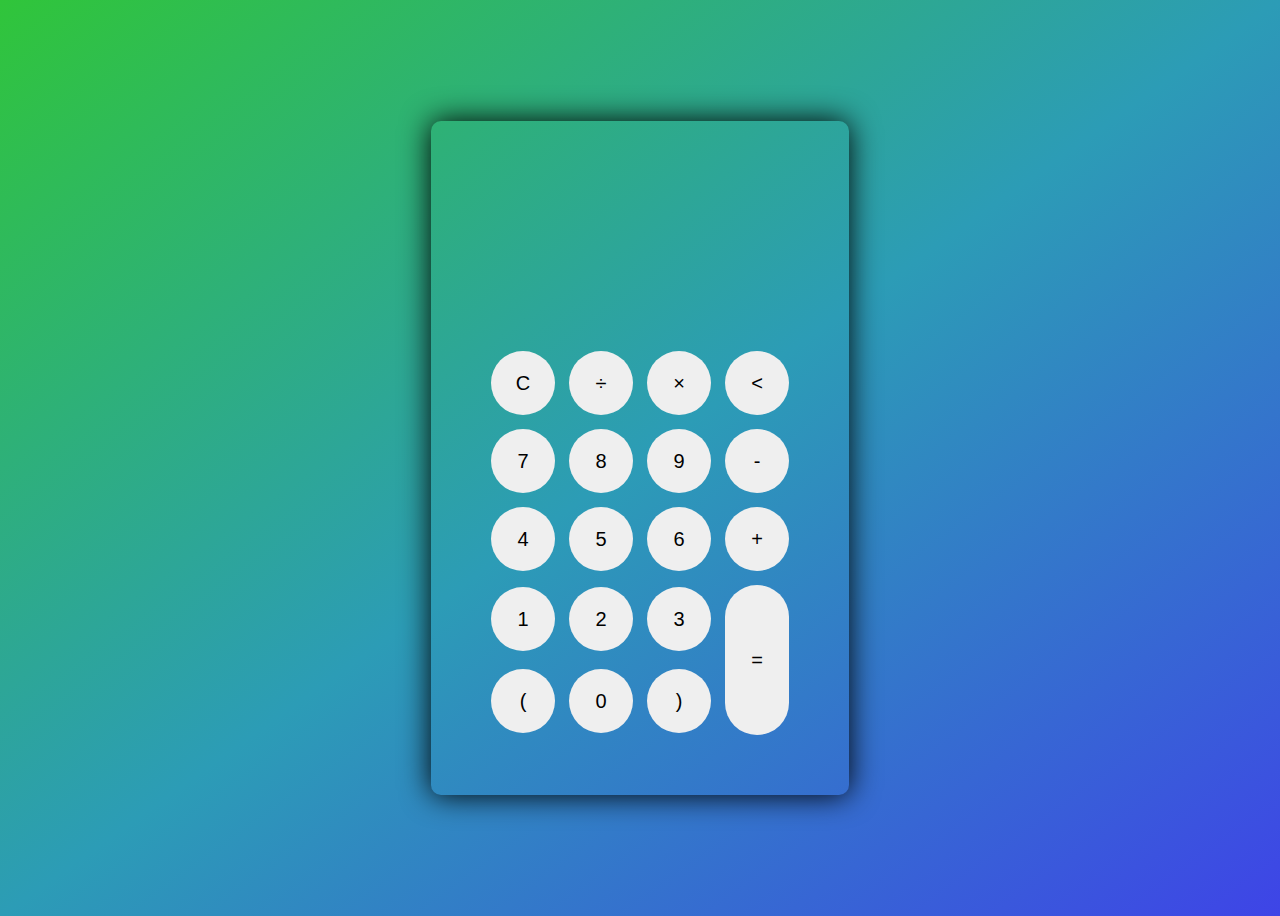
<file: calci/Calculator/index.html>
<!DOCTYPE html>
<html lang="en">
<head>
    <meta charset="UTF-8">
    <meta http-equiv="X-UA-Compatible" content="IE=edge">
    <meta name="viewport" content="width=device-width, initial-scale=1.0">
    <link rel="stylesheet" href="style.css">
    <title>Calculator</title>
</head>
<body>
    <div class="container">
        <div class="calculator dark">
            <div class="theme-toggler active">
                <i class="toggler-icon"></i>
            </div>
            <div class="display-screen">
                <div id="display"></div>
            </div>
            <div class="buttons">
                <table>
                    <tr>
                        <td><button class="btn-operator" id="clear">C</button></td>
                        <td><button class="btn-operator" id="/">&divide;</button></td>
                        <td><button class="btn-operator" id="*">&times;</button></td>
                        <td><button class="btn-operator" id="backspace"><</button></td>
                    </tr>
                    <tr>
                        <td><button class="btn-number" id="7">7</button></td>
                        <td><button class="btn-number" id="8">8</button></td>
                        <td><button class="btn-number" id="9">9</button></td>
                        <td><button class="btn-operator" id="-">-</button></td>
                    </tr>
                    <tr>
                        <td><button class="btn-number" id="4">4</button></td>
                        <td><button class="btn-number" id="5">5</button></td>
                        <td><button class="btn-number" id="6">6</button></td>
                        <td><button class="btn-operator" id="+">+</button></td>
                    </tr>
                    <tr>
                        <td><button class="btn-number" id="1">1</button></td>
                        <td><button class="btn-number" id="2">2</button></td>
                        <td><button class="btn-number" id="3">3</button></td>
                        <td rowspan="2"><button class="btn-equal" id="equal">=</button></td>
                    </tr>
                    <tr>
                        <td><button class="btn-operator" id="(">(</button></td>
                        <td><button class="btn-number" id="0">0</button></td>
                        <td><button class="btn-operator" id=")">)</button></td>
                    </tr>
                </table>
            </div>
        </div>
    </div>
    <script src="script.js"></script>
</body>
</html>
</file>
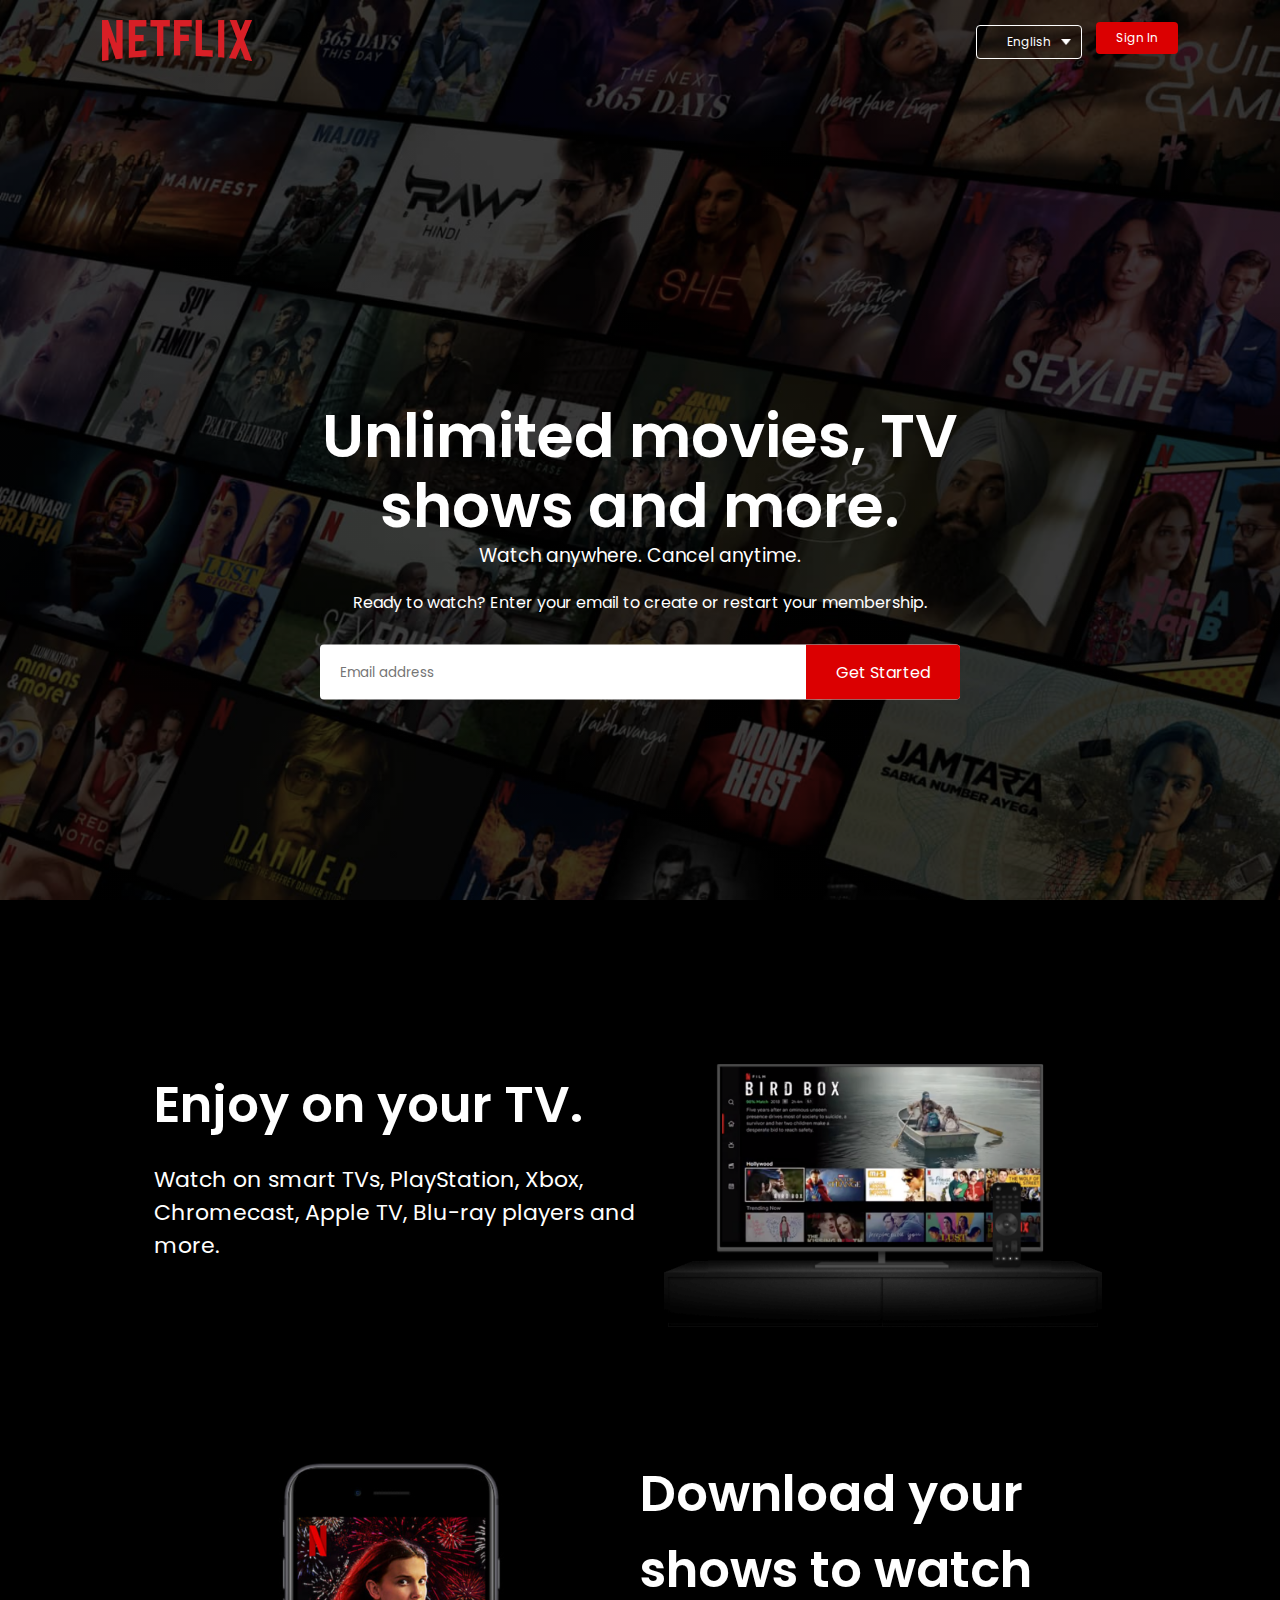
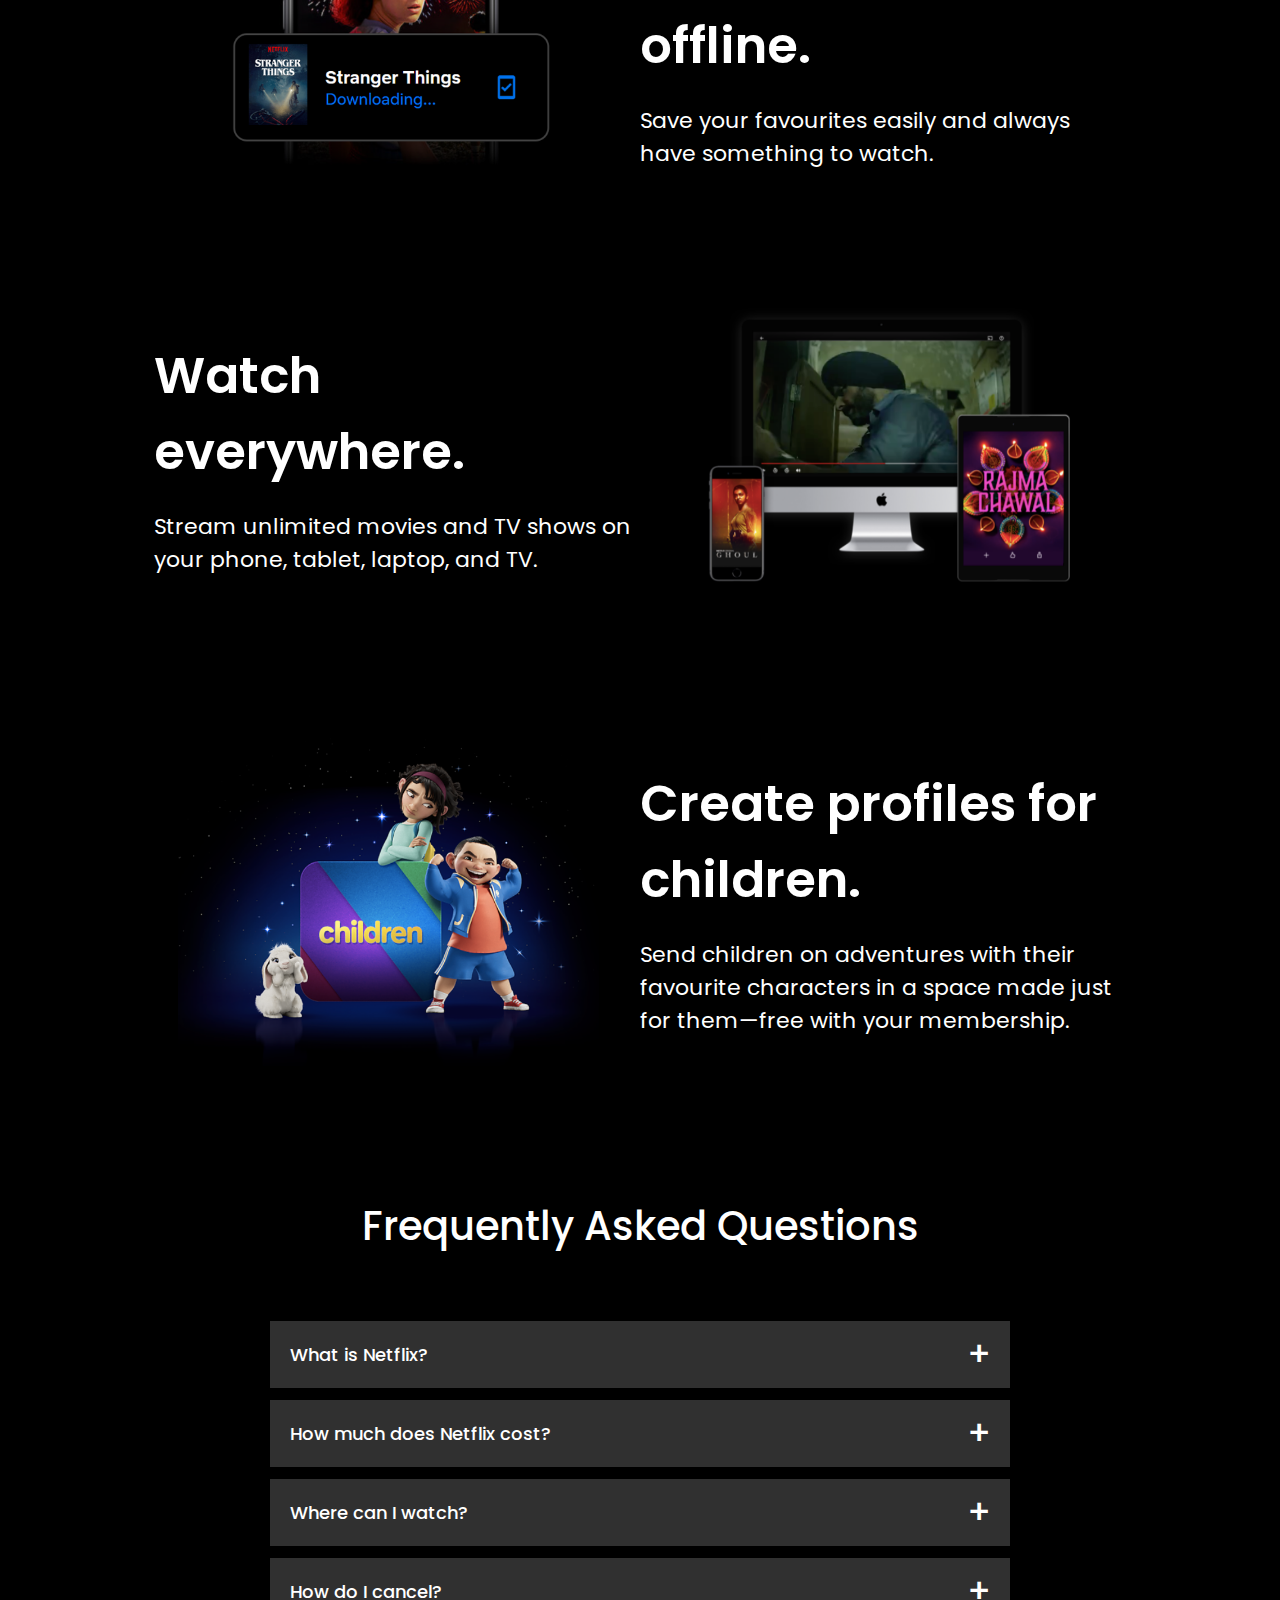
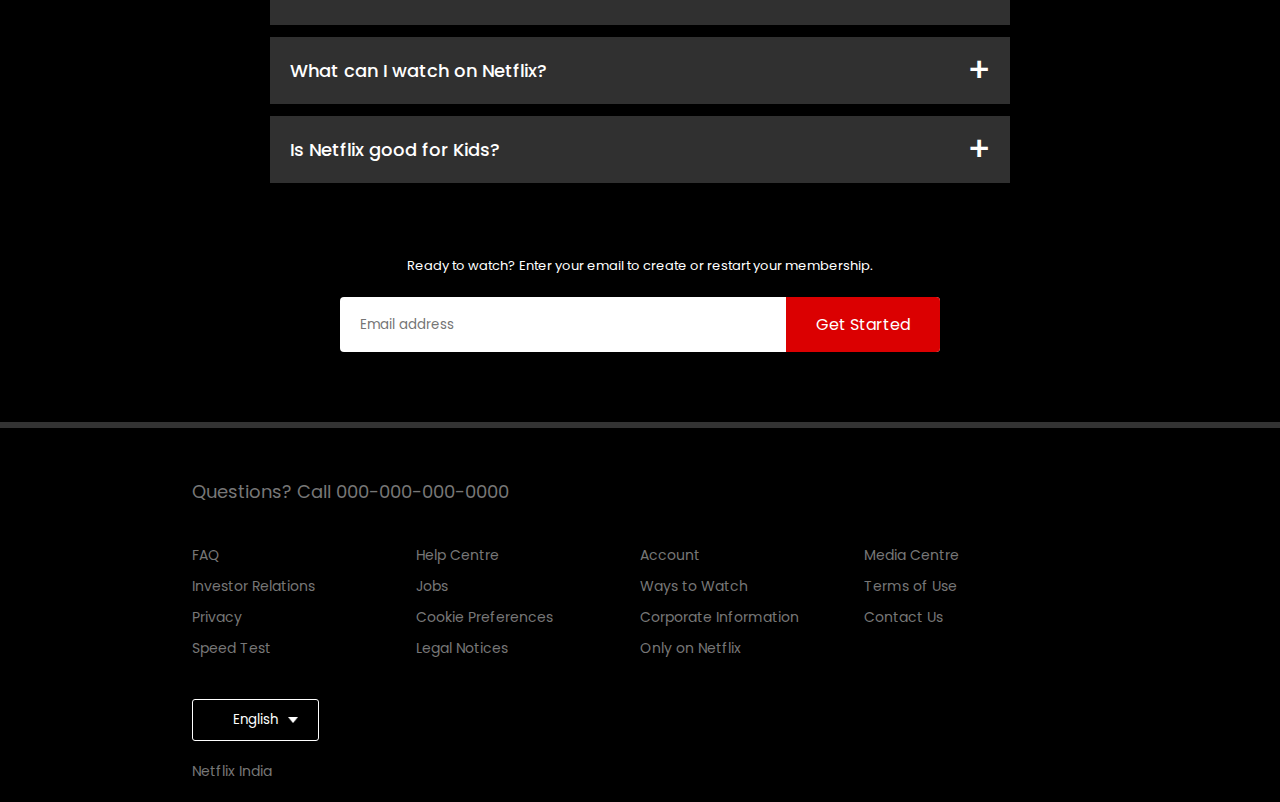
<file: landingpg/LandingPage/HomePage.html>
<!DOCTYPE html>
<html lang="en">

<head>
    <meta charset="UTF-8">
    <meta name="viewport" content="width=device-width, initial-scale=1.0">
    <link rel="stylesheet" href="./style.css">
    <title>Netflix</title>
</head>

<body>
    <div class="header">
        <nav>
            <img class="logo" src="./asserts/logo.png" alt="logo">
            <div>
                <button class="lang-btn"><i class="fas fa-globe"></i> English <img src="./asserts/down-icon.png"></button>
                <button>Sign In</button>
            </div>
        </nav>

        <div class="header-content">
            <h1>Unlimited movies, TV shows and more.</h1>
            <h3>Watch anywhere. Cancel anytime.</h3>
            <p>Ready to watch? Enter your email to create or restart your membership.</p>
            <form action="#" class="email-signup">
                <input type="email" placeholder="Email address" required>
                <button type="submit">Get Started</button>
            </form>
        </div>
    </div>

    <div class="features">
        <div class="row">
            <div class="text-col">
                <h2>Enjoy on your TV.</h2>
                <p>Watch on smart TVs, PlayStation, Xbox, Chromecast, Apple TV, Blu-ray players and more.</p>
            </div>
            <div class="img-col">
                <img src="./asserts/feature-1.png" alt="feature-1">
            </div>
        </div>
        <div class="row">
            <div class="img-col">
                <img src="./asserts/feature-2.png" alt="feature-2">
            </div>
            <div class="text-col">
                <h2>Download your shows to watch offline.</h2>
                <p>Save your favourites easily and always have something to watch.</p>
            </div>
        </div>
        <div class="row">
            <div class="text-col">
                <h2>Watch everywhere.</h2>
                <p>Stream unlimited movies and TV shows on your phone, tablet, laptop, and TV.</p>
            </div>
            <div class="img-col">
                <img src="./asserts/feature-3.png" alt="feature-3">
            </div>
        </div>
        <div class="row">
            <div class="img-col">
                <img src="./asserts/feature-4.png" alt="feature-4">
            </div>
            <div class="text-col">
                <h2>Create profiles for children.</h2>
                <p>Send children on adventures with their favourite characters in a space made just for them—free with your membership.</p>
            </div>
        </div>
    </div>


  
    <div class="faq">
        <h2>Frequently Asked Questions</h2>

        <ul class="accordion">
            <li>
                <input type="radio" name="accordion" id="first">
                <label for="first">What is Netflix?</label>
                <div class="content">
                    <p>Netflix is a streaming service that offers a wide variety of award-winning TV shows, movies, anime, documentaries and more – on thousands of internet-connected devices.<br><br>
                    You can watch as much as you want, whenever you want, without a single ad – all for one low monthly price. There's always something new to discover, and new TV shows and movies are added every week!</p>
                </div>
            </li>
            <li>
                <input type="radio" name="accordion" id="second">
                <label for="second">How much does Netflix cost?</label>
                <div class="content">
                    <p>Watch Netflix on your smartphone, tablet, Smart TV, laptop, or streaming device, all for one fixed monthly fee. Plans range from ₹ 149 to ₹ 649 a month. No extra costs, no contracts.</p>
                </div>
            </li>
            <li>
                <input type="radio" name="accordion" id="third">
                <label for="third">Where can I watch?</label>
                <div class="content">
                    <p>Watch anywhere, anytime. Sign in with your Netflix account to watch instantly on the web at netflix.com from your personal computer or on any internet-connected device that offers the Netflix app, including smart TVs, smartphones, tablets, streaming media players and game consoles.<br><br>
                    You can also download your favourite shows with the iOS, Android, or Windows 10 app. Use downloads to watch while you're on the go and without an internet connection. Take Netflix with you anywhere.</p>
                </div>
            </li>
            <li>
                <input type="radio" name="accordion" id="fourth">
                <label for="fourth">How do I cancel?</label>
                <div class="content">
                    <p>Netflix is flexible. There are no annoying contracts and no commitments. You can easily cancel your account online in two clicks. There are no cancellation fees – start or stop your account anytime.</p>
                </div>
            </li>
            <li>
                <input type="radio" name="accordion" id="fifth">
                <label for="fifth">What can I watch on Netflix?</label>
                <div class="content">
                    <p>Netflix has an extensive library of feature films, documentaries, TV shows, anime, award-winning Netflix originals, and more. Watch as much as you want, anytime you want.</p>
                </div>
            </li>
            <li>
                <input type="radio" name="accordion" id="sixth">
                <label for="sixth">Is Netflix good for Kids?</label>
                <div class="content">
                    <p>The Netflix Kids experience is included in your membership to give parents control while kids enjoy family-friendly TV shows and films in their own space.<br><br>
                    Kids profiles come with PIN-protected parental controls that let you restrict the maturity rating of content kids can watch and block specific titles you don’t want kids to see.</p>
                </div>
            </li>
        </ul>
        
        <small>Ready to watch? Enter your email to create or restart your membership.
        </small>
        
        <form action="#" class="email-signup">
            <input type="email" placeholder="Email address" required>
            <button type="submit">Get Started</button>
        </form>  
    </div>

    <div class="footer">
        <h2>Questions? Call 000-000-000-0000</h2>

        <div class="row">
            <div class="col">
                <a href="#">FAQ</a>
                <a href="#">Investor Relations</a>
                <a href="#">Privacy</a>
                <a href="#">Speed Test</a>
            </div>
            <div class="col">
                <a href="#">Help Centre</a>
                <a href="#">Jobs</a>
                <a href="#">Cookie Preferences</a>
                <a href="#">Legal Notices</a>
            </div>
            <div class="col">
                <a href="#">Account</a>
                <a href="#">Ways to Watch</a>
                <a href="#">Corporate Information</a>
                <a href="#">Only on Netflix</a>
            </div>
            <div class="col">
                <a href="#">Media Centre</a>
                <a href="#">Terms of Use</a>
                <a href="#">Contact Us</a>
            </div>
        </div>

        <button class="lang-btn"><i class="fa-solid fa-globe"></i> English <img src="./asserts/down-icon.png"></button>

        <p class="copyright-text">Netflix India</p>
    </div>

</body>

</html>
</file>
<file: calci/Calculator/style.css>
body{
    height: 100vh;
    background: linear-gradient( to bottom right, rgb(48, 197, 58),rgb(44, 156, 182),rgb(62, 68, 231));
    font-family: sans-serif;
}
.container{
    height: 100vh;
    display: grid;
    place-items: center;
}
.buttons{
    padding: 2rem;
    border-radius: 5rem;
}   
.buttons button{
    border-radius: 2rem;
    padding: 1rem;
    border: none;
    height: 4rem;
    width: 4rem;
    margin: 5px;
    font-size: 20px;
}
button#equal{
    height: 150px;
}
#display {
    margin: 0 10px;
    height: 150px;
    width: auto;
    max-width: 270px;
    display: flex;
    align-items: flex-end;
    justify-content: flex-end;
    font-size: 30px;
    margin-bottom: 20px;
  }
  .calculator {
    position: relative;
    height: auto;
    width: auto;
    padding: 20px;
    border-radius: 10px;
    box-shadow: 0 0 30px #000;
}
.theme-toggler {
    position: absolute;
    top: 30px;
    right: 30px;
    color: #240a0a;
    cursor: pointer;
    z-index: 1;
}
</file>
<file: landingpg/LandingPage/style.css>
@import url("https://fonts.googleapis.com/css2?family=Poppins:wght@500;700;800&display=swap");

* {
    margin: 0;
    padding: 0;
    box-sizing: border-box;
    font-family: 'Poppins', sans-serif;
}

body {
    background-color: #000;
    color: #fff;
}

.header {
    width: 100%;
    height: 100vh;
    background-image: linear-gradient(rgba(0,0,0,0.7),rgba(0,0,0,0.7)), url(./asserts/header-image.png);
    background-size: cover;
    background-position: center;
    padding: 10px 8%;
    position: relative;
}

nav {
    display: flex;
    align-items: center;
    justify-content: space-between;
    padding: 10px 0;
}

.logo {
    width: 150px;
    cursor: pointer;
}

nav button {
    border: none;
    outline: none;
    background-color: #db0001;
    color: #fff;
    padding: 7px 20px;
    font-size: 12px;
    border-radius: 4px;
    margin-left: 10px;
    cursor: pointer;
}

.lang-btn {
    display: inline-flex;
    align-items: center;
    background: transparent;
    border: 1px solid #fff;
    padding: 7px 10px;
}

.lang-btn img {
    width: 10px;
    margin-left: 10px;
} 

.fa-globe {
    color: #fff;
    width: 10px;
    margin-right: 10px;
}

.header-content {
    position: absolute;
    top: 50%;
    left: 50%;
    transform: translate(-50%,-50%);
    text-align: center;
    margin-top: 100px;
}

.header-content h1 {
    font-size: 60px;
    line-height: 70px;
    font-weight: 600;
    max-width: 650px;
}

.header-content h3 {
    font-weight: 400;
    margin-bottom: 20px;
}

.email-signup {
    background: #fff;
    border-radius: 4px;
    display: flex;
    align-items: center;
    margin-top: 30px;
    overflow: hidden;
}

.email-signup input {
    flex: 1;
    border: 0;
    outline: 0;
    margin-left: 20px;
}

.email-signup button {
    background-color: #db0001;
    border: none;
    outline: none;
    color: #fff;
    font-size: 16px;
    cursor: pointer;
    padding: 15px 30px;
}


.features {
    padding: 50px 12%;
    font-size: 22px;
}

.row {
    display: flex;
    align-items: center;
    width: 100%;
    flex-wrap: wrap;
    padding: 50px 0;
}

.text-col, .img-col {
    flex-basis: 50%;
    margin-bottom: 20px;
}

.img-col img {
    display: block;
    width: 90%;
    margin: auto;
}

.features h2 {
    font-size: 50px;
    font-weight: 600;
    margin-bottom: 20px;
}

.faq {
    padding: 10px 12%;
    text-align: center;
    font-size: 18px;
}

.faq h2 {
    font-size: 40px;
    font-weight: 500;
}

.accordion {
    margin: 60px auto;
    width: 100%;
    max-width: 750px;
}

.accordion li {
    list-style: none;
    width: 100%;
    padding: 5px;
}

.accordion li label {
    display: flex;
    align-items: center;
    padding: 20px;
    font-size: 18px;
    font-weight: 500;
    background-color: #303030;
    margin-bottom: 2px;
    cursor: pointer;
    position: relative;
}

label::after {
    content: '+';
    font-size: 34px;
    position: absolute;
    right: 20px;
    transition: transform 0.5s;
}

input[type="radio"] {
    display: none;
}

.accordion .content {
    background-color: #303030;
    text-align: left;
    padding: 0 20px;
    max-height: 0;
    overflow: hidden;
    transition: max-height 0.5s, padding 0.5s;
}

.accordion input[type="radio"]:checked + label + .content {
    max-height: 600px;
    padding: 30px 20px;
}

.accordion input[type="radio"]:checked + label::after {
    transform: rotate(135deg);
}

.faq small {
    font-size: 13px;
}

.faq .email-signup {
    max-width: 600px;
    margin: 20px auto 60px;
}


.footer {
    padding: 50px 15% 10px;
    border-top: 6px solid #333;
    color: #777;
}

.footer h2 {
    font-size: 18px;
    font-weight: 400;
    margin-bottom: 30px;
}

.footer .col {
    flex-basis: 25%;
    flex-grow: 1;
    margin-bottom: 20px;
}

.footer .col a {
    display: block;
    color: #777;
    font-size: 14px;
    margin-bottom: 10px;
    text-decoration: none;
}

.footer .row {
    align-items: flex-start;
    padding: 10px 0px;
}

.footer .lang-btn {
    color: #fff;
    padding: 10px 20px;
    border-radius: 3px;
}

.copyright-text {
    font-size: 14px;
    margin-top: 20px;
    margin-bottom: 10px;
}



@media only screen and (max-width: 600px) {
    .logo {
        width: 100px;
    }

    nav button {
        padding: 5px 10px;
    }

    nav .lang-btn {
        padding: 4px 8px;
    }

    .header-content {
        position: unset;
        transform: none;
        padding-top: 150px;
    }

    .header-content h1 {
        font-size: 30px;
    }

    .email-signup button {
        font-size: 12px;
        padding: 10px 15px;
    }

    .text-col, .img-col {
        flex-basis: 100%;
    }

    .features h2 {
        font-size: 30px;
    }

    .features p {
        font-size: 15px;
    }

    .row:nth-child(2), .row:nth-child(4) {
        flex-direction: column-reverse;
    }

    .features .row {
        padding: 10px 0;
    }

    .faq h2 {
        font-size: 20px;
    }

    .accordion .content {
        font-size: 14px;
    }

    .accordion li label {
        padding: 10px;
        font-size: 14px;
    }

    label::after {
        font-size: 22px;
    }
}
</file>
